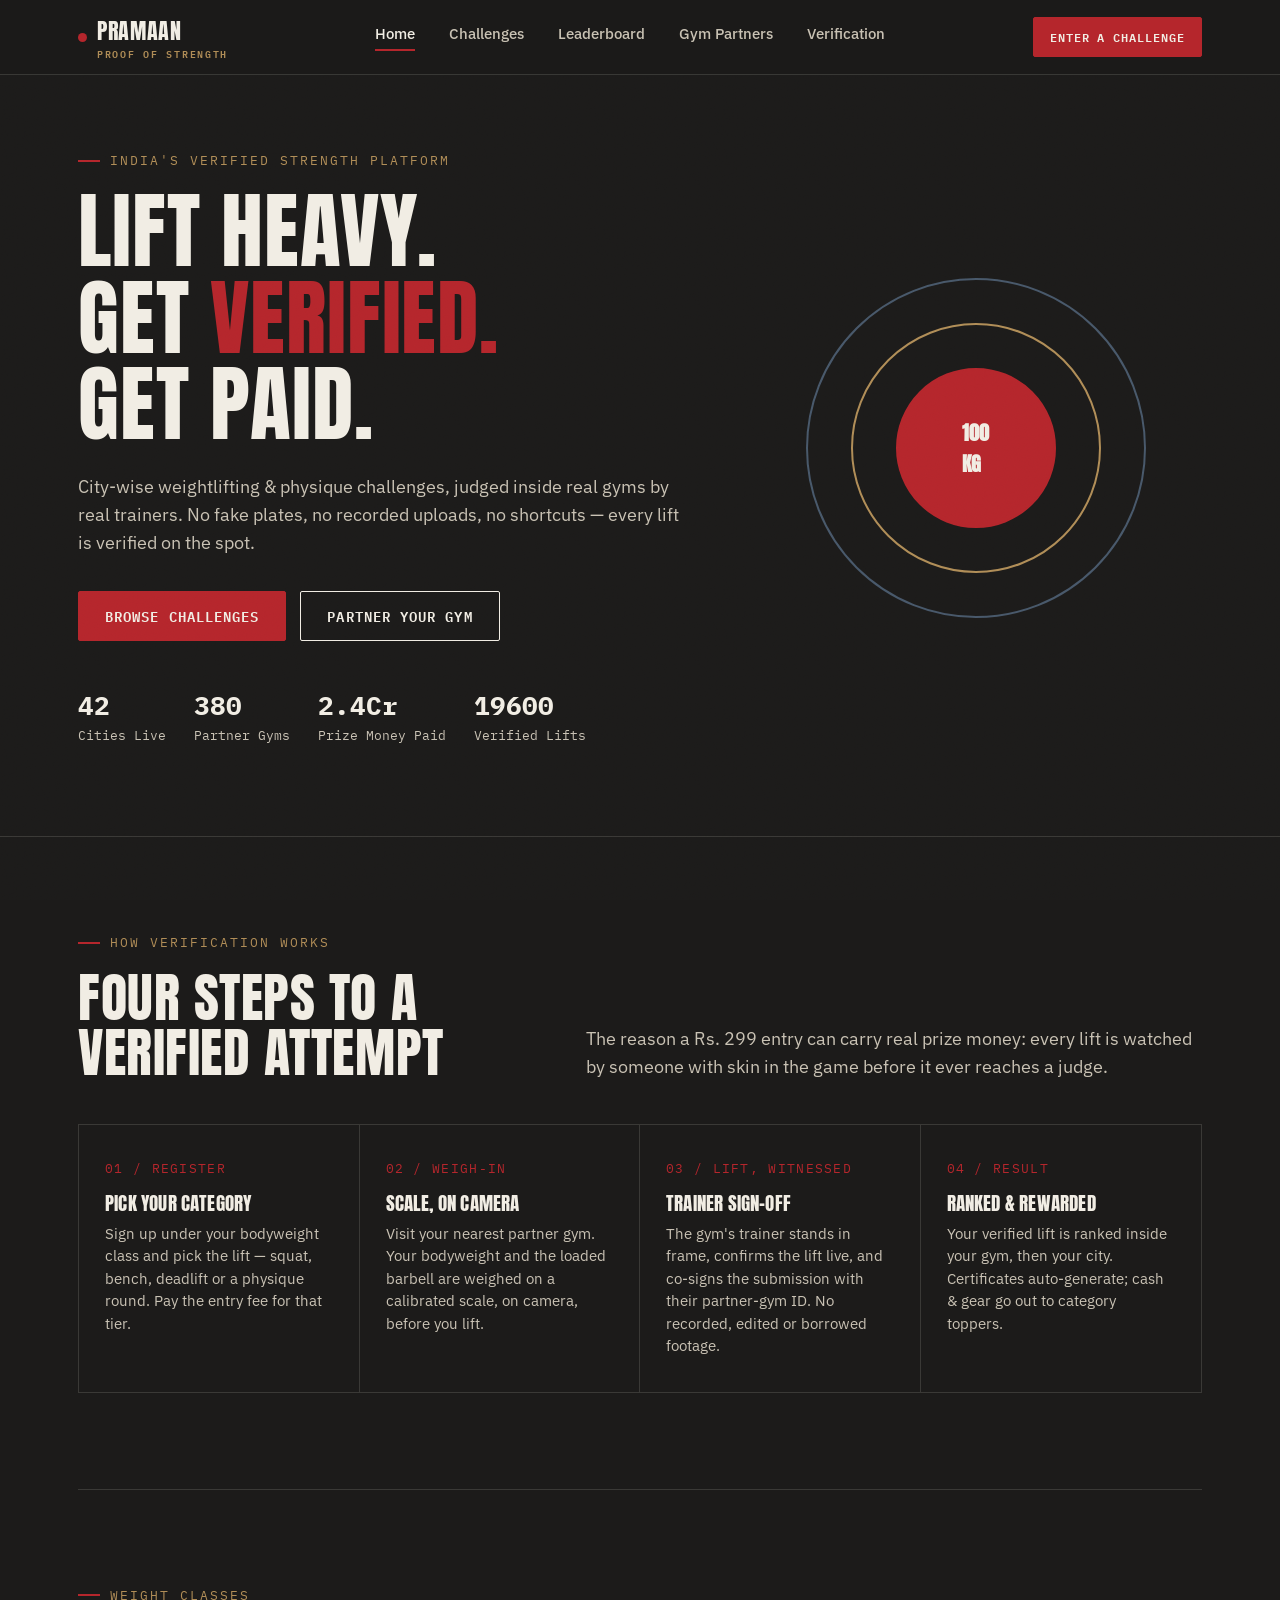
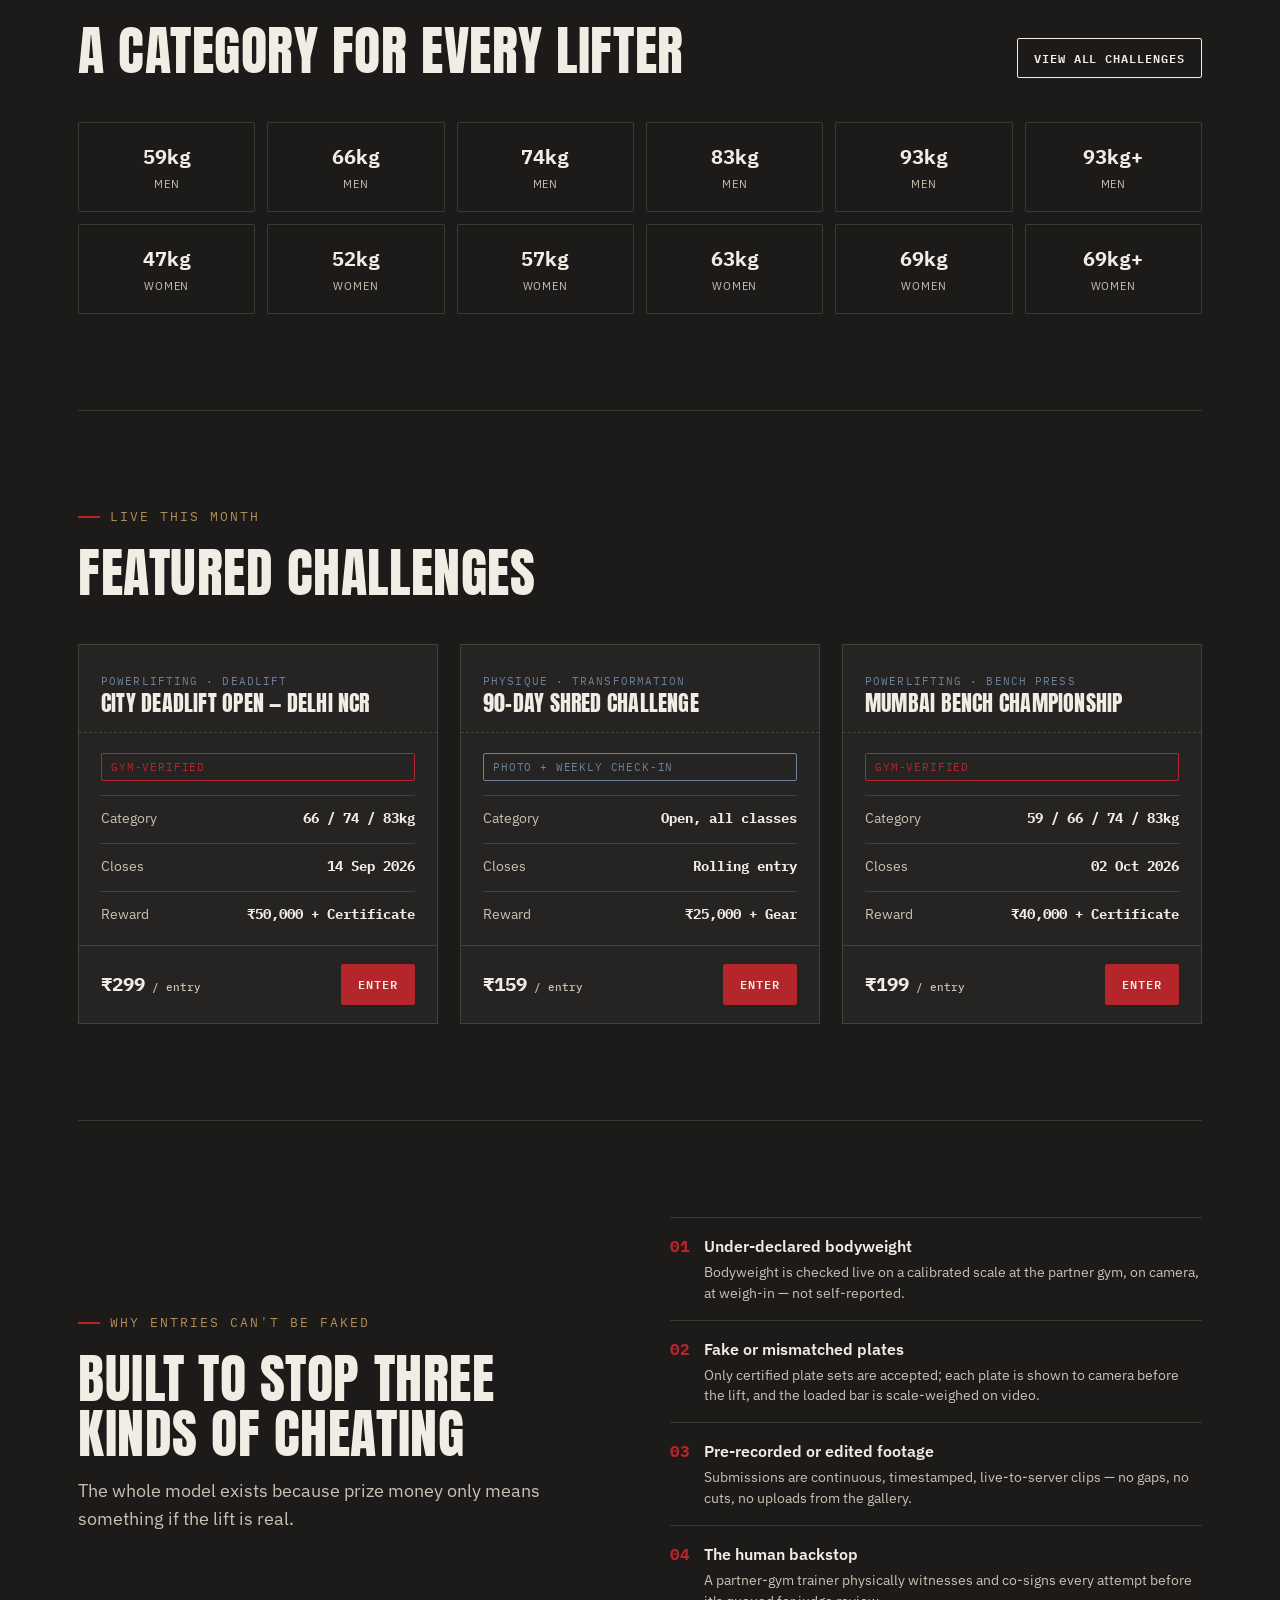
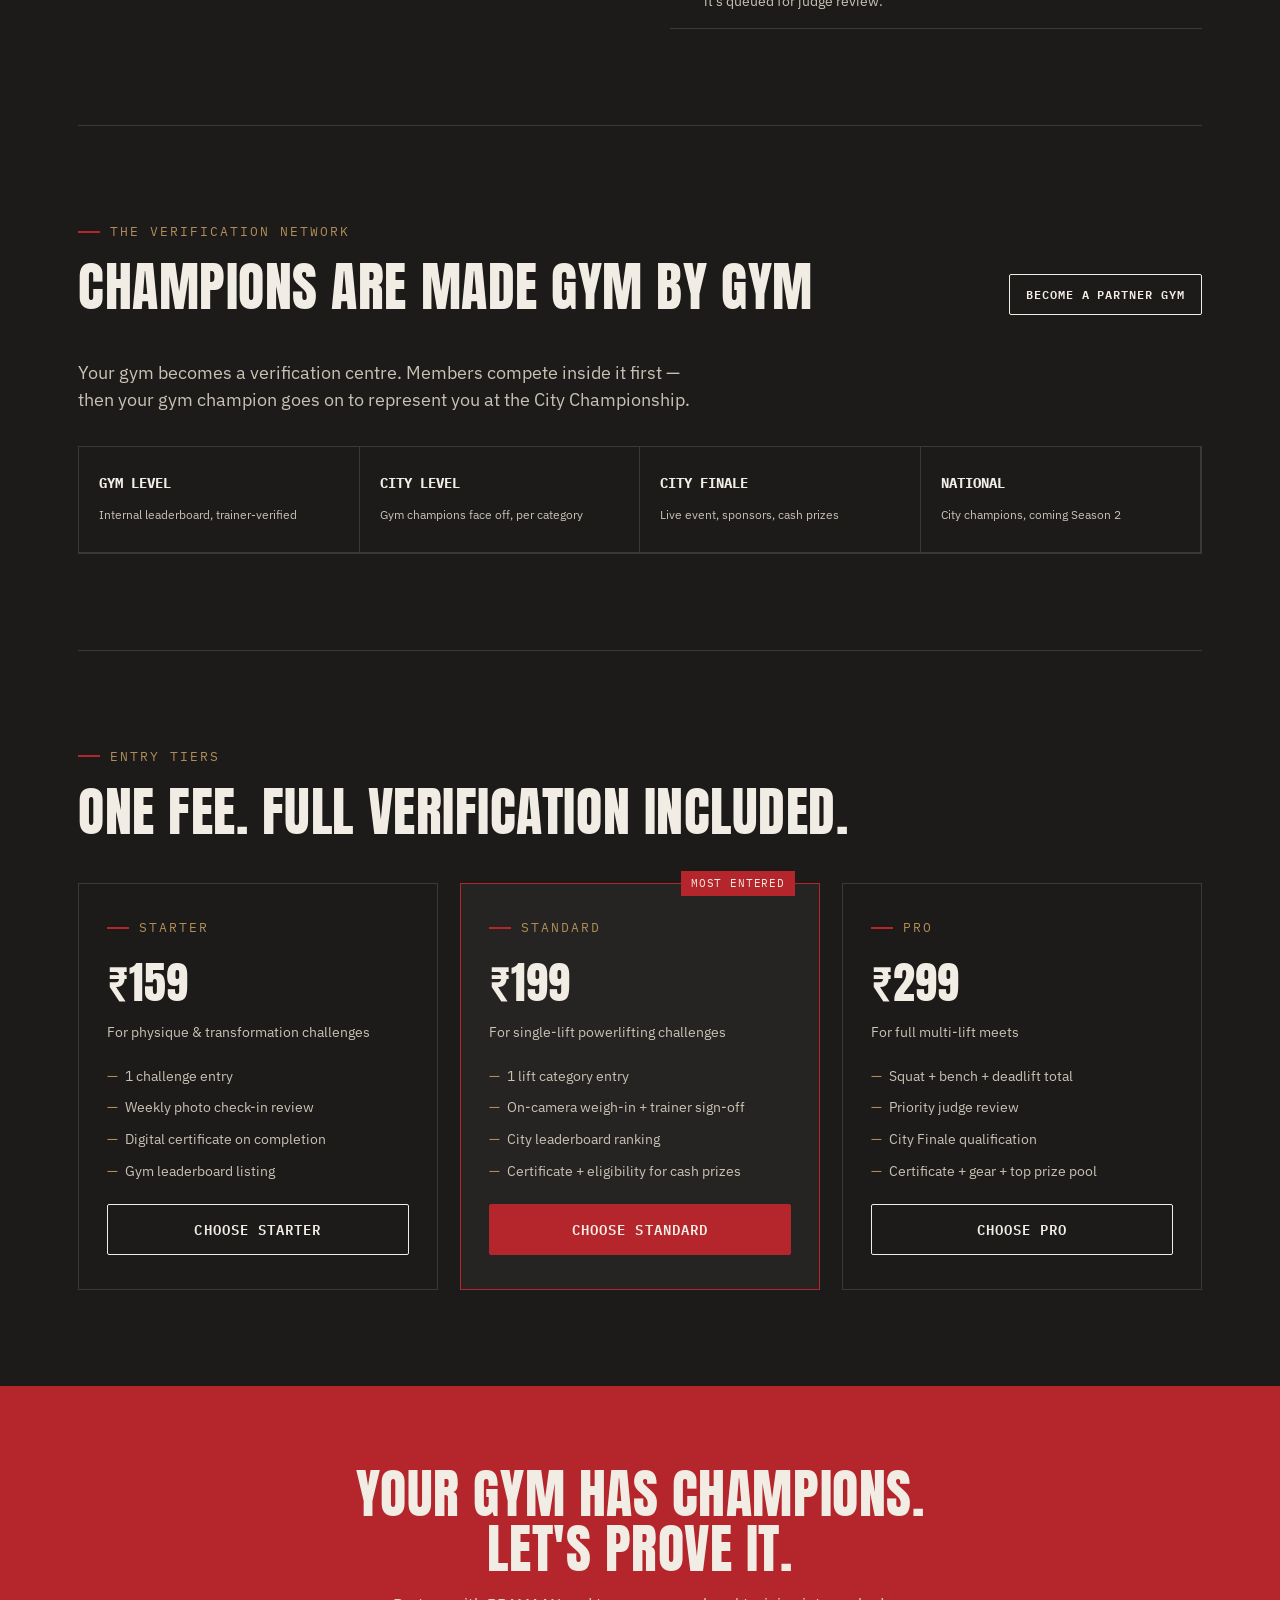
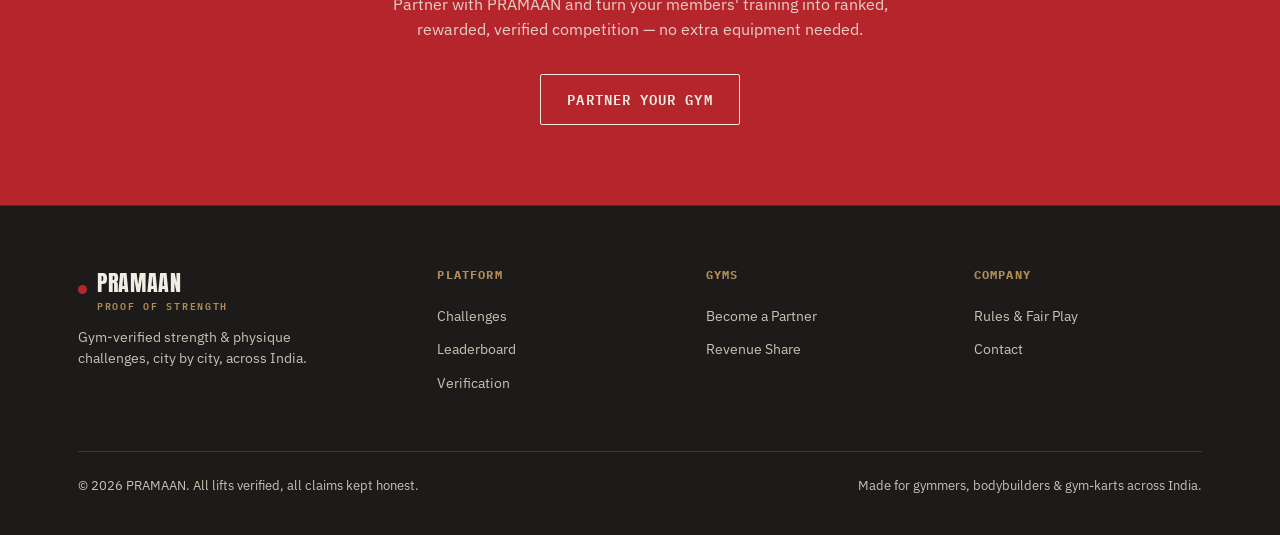
<file: index.html>
<!doctype html>
<html lang="hi">
<head>
<meta charset="UTF-8">
<meta name="viewport" content="width=device-width, initial-scale=1.0">
<title>PRAMAAN — ताकत का सबूत | Verified Strength Challenges</title>
<meta name="description" content="Gym-verified weightlifting & physique challenges across your city. Enter, lift, get verified, win cash, certificates & gear.">
<link rel="stylesheet" href="style.css">
</head>
<body>
<div class="grain"></div>

<nav class="nav">
  <div class="wrap">
    <a href="index.html" class="brand"><span class="dot"></span><div>PRAMAAN<small>PROOF OF STRENGTH</small></div></a>
    <div class="navlinks">
      <a href="index.html" class="active">Home</a>
      <a href="challenges.html">Challenges</a>
      <a href="leaderboard.html">Leaderboard</a>
      <a href="gyms.html">Gym Partners</a>
      <a href="how-it-works.html">Verification</a>
    </div>
    <div class="navcta">
      <a href="register.html" class="btn btn-primary btn-sm">Enter a Challenge</a>
      <button class="burger" aria-label="Menu" aria-expanded="false">☰</button>
    </div>
  </div>
</nav>

<!-- HERO -->
<header class="hero">
  <div class="wrap hero-grid">
    <div>
      <div class="eyebrow">India's Verified Strength Platform</div>
      <h1>Lift heavy.<br>Get <span class="accent">verified.</span><br>Get paid.</h1>
      <p class="lead">City-wise weightlifting & physique challenges, judged inside real gyms by real trainers. No fake plates, no recorded uploads, no shortcuts — every lift is verified on the spot.</p>
      <div class="hero-actions">
        <a href="challenges.html" class="btn btn-primary">Browse Challenges</a>
        <a href="gyms.html" class="btn btn-ghost">Partner Your Gym</a>
      </div>
      <div class="readout">
        <div><b data-count="42">0</b>Cities Live</div>
        <div><b data-count="380">0</b>Partner Gyms</div>
        <div><b data-count="2.4" data-decimals="1" data-suffix="Cr">0</b>Prize Money Paid</div>
        <div><b data-count="19600">0</b>Verified Lifts</div>
      </div>
    </div>
    <div class="plate-visual" aria-hidden="true">
      <div class="plate p1"><span>WEIGH-IN VERIFIED</span></div>
      <div class="plate p2"><span>TRAINER SIGN-OFF</span></div>
      <div class="plate p3">100<br>KG</div>
    </div>
  </div>
</header>

<!-- HOW IT WORKS -->
<section class="pad">
  <div class="wrap">
    <div class="section-head reveal">
      <div>
        <div class="eyebrow">How Verification Works</div>
        <h2>Four steps to a<br>verified attempt</h2>
      </div>
      <p class="lead">The reason a Rs. 299 entry can carry real prize money: every lift is watched by someone with skin in the game before it ever reaches a judge.</p>
    </div>
    <div class="steps reveal">
      <div class="step">
        <span class="num">01 / REGISTER</span>
        <h3>Pick your category</h3>
        <p>Sign up under your bodyweight class and pick the lift — squat, bench, deadlift or a physique round. Pay the entry fee for that tier.</p>
      </div>
      <div class="step">
        <span class="num">02 / WEIGH-IN</span>
        <h3>Scale, on camera</h3>
        <p>Visit your nearest partner gym. Your bodyweight and the loaded barbell are weighed on a calibrated scale, on camera, before you lift.</p>
      </div>
      <div class="step">
        <span class="num">03 / LIFT, WITNESSED</span>
        <h3>Trainer sign-off</h3>
        <p>The gym's trainer stands in frame, confirms the lift live, and co-signs the submission with their partner-gym ID. No recorded, edited or borrowed footage.</p>
      </div>
      <div class="step">
        <span class="num">04 / RESULT</span>
        <h3>Ranked & rewarded</h3>
        <p>Your verified lift is ranked inside your gym, then your city. Certificates auto-generate; cash & gear go out to category toppers.</p>
      </div>
    </div>
  </div>
</section>

<div class="wrap"><div class="divider"></div></div>

<!-- CATEGORIES -->
<section class="pad">
  <div class="wrap">
    <div class="section-head reveal">
      <div>
        <div class="eyebrow">Weight Classes</div>
        <h2>A category for every lifter</h2>
      </div>
      <a href="challenges.html" class="btn btn-ghost btn-sm">View all challenges</a>
    </div>
    <div class="catgrid reveal">
      <div class="catchip"><div class="kg">59kg</div><div class="lbl">Men</div></div>
      <div class="catchip"><div class="kg">66kg</div><div class="lbl">Men</div></div>
      <div class="catchip"><div class="kg">74kg</div><div class="lbl">Men</div></div>
      <div class="catchip"><div class="kg">83kg</div><div class="lbl">Men</div></div>
      <div class="catchip"><div class="kg">93kg</div><div class="lbl">Men</div></div>
      <div class="catchip"><div class="kg">93kg+</div><div class="lbl">Men</div></div>
      <div class="catchip"><div class="kg">47kg</div><div class="lbl">Women</div></div>
      <div class="catchip"><div class="kg">52kg</div><div class="lbl">Women</div></div>
      <div class="catchip"><div class="kg">57kg</div><div class="lbl">Women</div></div>
      <div class="catchip"><div class="kg">63kg</div><div class="lbl">Women</div></div>
      <div class="catchip"><div class="kg">69kg</div><div class="lbl">Women</div></div>
      <div class="catchip"><div class="kg">69kg+</div><div class="lbl">Women</div></div>
    </div>
  </div>
</section>

<div class="wrap"><div class="divider"></div></div>

<!-- FEATURED CHALLENGES -->
<section class="pad">
  <div class="wrap">
    <div class="section-head reveal">
      <div>
        <div class="eyebrow">Live This Month</div>
        <h2>Featured challenges</h2>
      </div>
    </div>
    <div class="cardgrid reveal">

      <div class="card">
        <div class="card-top">
          <span class="card-tag">Powerlifting · Deadlift</span>
          <h3>City Deadlift Open — Delhi NCR</h3>
        </div>
        <div class="card-body">
          <span class="badge red">Gym-Verified</span>
          <div class="card-row">Category<b>66 / 74 / 83kg</b></div>
          <div class="card-row">Closes<b>14 Sep 2026</b></div>
          <div class="card-row">Reward<b>₹50,000 + Certificate</b></div>
        </div>
        <div class="card-foot">
          <div class="fee">₹299<small> / entry</small></div>
          <a href="challenge-detail.html" class="btn btn-primary btn-sm">Enter</a>
        </div>
      </div>

      <div class="card">
        <div class="card-top">
          <span class="card-tag">Physique · Transformation</span>
          <h3>90-Day Shred Challenge</h3>
        </div>
        <div class="card-body">
          <span class="badge steel">Photo + Weekly Check-in</span>
          <div class="card-row">Category<b>Open, all classes</b></div>
          <div class="card-row">Closes<b>Rolling entry</b></div>
          <div class="card-row">Reward<b>₹25,000 + Gear</b></div>
        </div>
        <div class="card-foot">
          <div class="fee">₹159<small> / entry</small></div>
          <a href="challenge-detail.html" class="btn btn-primary btn-sm">Enter</a>
        </div>
      </div>

      <div class="card">
        <div class="card-top">
          <span class="card-tag">Powerlifting · Bench Press</span>
          <h3>Mumbai Bench Championship</h3>
        </div>
        <div class="card-body">
          <span class="badge red">Gym-Verified</span>
          <div class="card-row">Category<b>59 / 66 / 74 / 83kg</b></div>
          <div class="card-row">Closes<b>02 Oct 2026</b></div>
          <div class="card-row">Reward<b>₹40,000 + Certificate</b></div>
        </div>
        <div class="card-foot">
          <div class="fee">₹199<small> / entry</small></div>
          <a href="challenge-detail.html" class="btn btn-primary btn-sm">Enter</a>
        </div>
      </div>

    </div>
  </div>
</section>

<div class="wrap"><div class="divider"></div></div>

<!-- VERIFICATION / TRUST -->
<section class="pad">
  <div class="wrap trust-grid">
    <div class="reveal">
      <div class="eyebrow">Why Entries Can't Be Faked</div>
      <h2>Built to stop three kinds of cheating</h2>
      <p class="lead" style="margin-top:16px;">The whole model exists because prize money only means something if the lift is real.</p>
    </div>
    <ul class="checklist reveal">
      <li>
        <span class="mark">01</span>
        <div><h4>Under-declared bodyweight</h4><p>Bodyweight is checked live on a calibrated scale at the partner gym, on camera, at weigh-in — not self-reported.</p></div>
      </li>
      <li>
        <span class="mark">02</span>
        <div><h4>Fake or mismatched plates</h4><p>Only certified plate sets are accepted; each plate is shown to camera before the lift, and the loaded bar is scale-weighed on video.</p></div>
      </li>
      <li>
        <span class="mark">03</span>
        <div><h4>Pre-recorded or edited footage</h4><p>Submissions are continuous, timestamped, live-to-server clips — no gaps, no cuts, no uploads from the gallery.</p></div>
      </li>
      <li>
        <span class="mark">04</span>
        <div><h4>The human backstop</h4><p>A partner-gym trainer physically witnesses and co-signs every attempt before it's queued for judge review.</p></div>
      </li>
    </ul>
  </div>
</section>

<div class="wrap"><div class="divider"></div></div>

<!-- GYM NETWORK -->
<section class="pad">
  <div class="wrap">
    <div class="section-head reveal">
      <div>
        <div class="eyebrow">The Verification Network</div>
        <h2>Champions are made gym by gym</h2>
      </div>
      <a href="gyms.html" class="btn btn-ghost btn-sm">Become a partner gym</a>
    </div>
    <p class="lead reveal" style="margin-bottom:32px;">Your gym becomes a verification centre. Members compete inside it first — then your gym champion goes on to represent you at the City Championship.</p>
    <div class="gymstrip reveal">
      <div class="gymcell"><h4>GYM LEVEL</h4><span>Internal leaderboard, trainer-verified</span></div>
      <div class="gymcell"><h4>CITY LEVEL</h4><span>Gym champions face off, per category</span></div>
      <div class="gymcell"><h4>CITY FINALE</h4><span>Live event, sponsors, cash prizes</span></div>
      <div class="gymcell"><h4>NATIONAL</h4><span>City champions, coming Season 2</span></div>
    </div>
  </div>
</section>

<div class="wrap"><div class="divider"></div></div>

<!-- PRICING -->
<section class="pad">
  <div class="wrap">
    <div class="section-head reveal">
      <div>
        <div class="eyebrow">Entry Tiers</div>
        <h2>One fee. Full verification included.</h2>
      </div>
    </div>
    <div class="tiers reveal">
      <div class="tier">
        <div class="eyebrow" style="margin-bottom:8px;">Starter</div>
        <div class="price">₹159</div>
        <p class="lead" style="font-size:14px;">For physique & transformation challenges</p>
        <ul>
          <li>1 challenge entry</li>
          <li>Weekly photo check-in review</li>
          <li>Digital certificate on completion</li>
          <li>Gym leaderboard listing</li>
        </ul>
        <a href="register.html" class="btn btn-ghost btn-block">Choose Starter</a>
      </div>
      <div class="tier mid">
        <div class="flag">Most Entered</div>
        <div class="eyebrow" style="margin-bottom:8px;">Standard</div>
        <div class="price">₹199</div>
        <p class="lead" style="font-size:14px;">For single-lift powerlifting challenges</p>
        <ul>
          <li>1 lift category entry</li>
          <li>On-camera weigh-in + trainer sign-off</li>
          <li>City leaderboard ranking</li>
          <li>Certificate + eligibility for cash prizes</li>
        </ul>
        <a href="register.html" class="btn btn-primary btn-block">Choose Standard</a>
      </div>
      <div class="tier">
        <div class="eyebrow" style="margin-bottom:8px;">Pro</div>
        <div class="price">₹299</div>
        <p class="lead" style="font-size:14px;">For full multi-lift meets</p>
        <ul>
          <li>Squat + bench + deadlift total</li>
          <li>Priority judge review</li>
          <li>City Finale qualification</li>
          <li>Certificate + gear + top prize pool</li>
        </ul>
        <a href="register.html" class="btn btn-ghost btn-block">Choose Pro</a>
      </div>
    </div>
  </div>
</section>

<!-- CTA -->
<section class="cta-band">
  <div class="wrap">
    <h2>Your gym has champions.<br>Let's prove it.</h2>
    <p>Partner with PRAMAAN and turn your members' training into ranked, rewarded, verified competition — no extra equipment needed.</p>
    <a href="gyms.html" class="btn btn-ghost">Partner Your Gym</a>
  </div>
</section>

<footer>
  <div class="wrap">
    <div class="foot-grid">
      <div>
        <div class="brand" style="margin-bottom:14px;"><span class="dot"></span><div>PRAMAAN<small>PROOF OF STRENGTH</small></div></div>
        <p style="color:var(--chalk-dim); font-size:13.5px; max-width:32ch;">Gym-verified strength & physique challenges, city by city, across India.</p>
      </div>
      <div>
        <h5>Platform</h5>
        <ul>
          <li><a href="challenges.html">Challenges</a></li>
          <li><a href="leaderboard.html">Leaderboard</a></li>
          <li><a href="how-it-works.html">Verification</a></li>
        </ul>
      </div>
      <div>
        <h5>Gyms</h5>
        <ul>
          <li><a href="gyms.html">Become a Partner</a></li>
          <li><a href="gyms.html#revenue">Revenue Share</a></li>
        </ul>
      </div>
      <div>
        <h5>Company</h5>
        <ul>
          <li><a href="#">Rules & Fair Play</a></li>
          <li><a href="#">Contact</a></li>
        </ul>
      </div>
    </div>
    <div class="foot-bottom">
      <span>©️ 2026 PRAMAAN. All lifts verified, all claims kept honest.</span>
      <span>Made for gymmers, bodybuilders & gym-karts across India.</span>
    </div>
  </div>
</footer>

<script src="script.js"></script>
</body>
</html>
</file>
<file: style.css>
/* ============================================================
   PRAMAAN — "Proof of Strength"
   Design tokens
   Colour   : Iron charcoal #1C1B1A · Chalk #F1EDE4 · Stamp red #B5262C
              Brass #B08D57 · Steel #48586A · Chalk-dim #C9C2B4
   Type     : Display  — "Anton" (stencil-condensed, plate-marking feel)
              Body     — "IBM Plex Sans"
              Data/mono— "IBM Plex Mono" (scale-readout numerals)
   Signature: the rubber "VERIFIED LIFT" stamp seal + plate-diameter rings
   ============================================================ */

@import url('https://fonts.googleapis.com/css2?family=Anton&family=IBM+Plex+Sans:wght@400;500;600;700&family=IBM+Plex+Mono:wght@500;600;700&display=swap');

:root{
  --iron:      #1C1B1A;
  --iron-2:    #262422;
  --chalk:     #F1EDE4;
  --chalk-dim: #C9C2B4;
  --stamp:     #B5262C;
  --stamp-2:   #8F1E23;
  --brass:     #B08D57;
  --steel:     #48586A;
  --steel-2:   #6C8199;
  --line:      rgba(241,237,228,0.14);

  --display: 'Anton', 'Arial Narrow', sans-serif;
  --body:    'IBM Plex Sans', system-ui, sans-serif;
  --mono:    'IBM Plex Mono', 'Courier New', monospace;

  --radius: 2px;
  --container: 1180px;
}

*{ box-sizing:border-box; margin:0; padding:0; }
html{ scroll-behavior:smooth; }
body{
  background:var(--iron);
  color:var(--chalk);
  font-family:var(--body);
  font-size:16px;
  line-height:1.55;
  -webkit-font-smoothing:antialiased;
}
img{ max-width:100%; display:block; }
a{ color:inherit; text-decoration:none; }
ul{ list-style:none; }
button{ font-family:inherit; cursor:pointer; }

@media (prefers-reduced-motion: reduce){
  *{ animation-duration:0.001ms !important; transition-duration:0.001ms !important; }
}

/* ---------- layout ---------- */
.wrap{
  max-width:var(--container);
  margin:0 auto;
  padding:0 28px;
}
section{ position:relative; }
.pad{ padding:96px 0; }
@media (max-width:720px){ .pad{ padding:64px 0; } }

/* ---------- texture ---------- */
.grain{
  position:fixed; inset:0; pointer-events:none; z-index:2; opacity:0.05; mix-blend-mode:overlay;
  background-image:url("data:image/svg+xml,%3Csvg xmlns='http://www.w3.org/2000/svg' width='120' height='120'%3E%3Cfilter id='n'%3E%3CfeTurbulence type='fractalNoise' baseFrequency='0.9' numOctaves='2' stitchTiles='stitch'/%3E%3C/filter%3E%3Crect width='100%25' height='100%25' filter='url(%23n)'/%3E%3C/svg%3E");
}

/* ---------- eyebrow / labels ---------- */
.eyebrow{
  font-family:var(--mono);
  font-size:12.5px;
  letter-spacing:0.16em;
  text-transform:uppercase;
  color:var(--brass);
  display:flex; align-items:center; gap:10px;
  margin-bottom:18px;
}
.eyebrow::before{
  content:''; width:22px; height:2px; background:var(--stamp);
}

/* ---------- headings ---------- */
h1,h2,h3{ font-family:var(--display); font-weight:400; letter-spacing:0.01em; line-height:1.02; text-transform:uppercase; }
h2{ font-size:clamp(32px,4.4vw,54px); }
h3{ font-size:22px; }
p.lead{ color:var(--chalk-dim); font-size:18px; max-width:56ch; }

/* ---------- nav ---------- */
.nav{
  position:sticky; top:0; z-index:50;
  background:rgba(28,27,26,0.92);
  backdrop-filter:blur(8px);
  border-bottom:1px solid var(--line);
}
.nav .wrap{ display:flex; align-items:center; justify-content:space-between; height:74px; }
.brand{ display:flex; align-items:center; gap:10px; font-family:var(--display); font-size:22px; letter-spacing:0.03em; }
.brand .dot{ width:9px; height:9px; background:var(--stamp); border-radius:50%; }
.brand small{ display:block; font-family:var(--mono); font-size:9.5px; letter-spacing:0.18em; color:var(--brass); font-weight:600; margin-top:-2px; }
.navlinks{ display:flex; gap:34px; font-size:14.5px; font-weight:500; }
.navlinks a{ color:var(--chalk-dim); border-bottom:2px solid transparent; padding-bottom:4px; transition:color .15s, border-color .15s; }
.navlinks a:hover, .navlinks a.active{ color:var(--chalk); border-color:var(--stamp); }
.navcta{ display:flex; gap:12px; align-items:center; }
.burger{ display:none; background:none; border:1px solid var(--line); color:var(--chalk); width:42px; height:42px; align-items:center; justify-content:center; }
@media (max-width:900px){
  .navlinks{ display:none; }
  .burger{ display:flex; }
}

/* ---------- buttons ---------- */
.btn{
  display:inline-flex; align-items:center; gap:8px;
  font-family:var(--mono); font-weight:600; font-size:13.5px; letter-spacing:0.08em; text-transform:uppercase;
  padding:14px 26px;
  border:1px solid var(--chalk);
  border-radius:var(--radius);
  transition:transform .15s ease, background .15s ease, color .15s ease, border-color .15s ease;
  white-space:nowrap;
}
.btn:focus-visible{ outline:2px solid var(--brass); outline-offset:3px; }
.btn-primary{ background:var(--stamp); border-color:var(--stamp); color:var(--chalk); }
.btn-primary:hover{ background:var(--stamp-2); transform:translateY(-2px); }
.btn-ghost{ color:var(--chalk); }
.btn-ghost:hover{ background:var(--chalk); color:var(--iron); transform:translateY(-2px); }
.btn-sm{ padding:10px 16px; font-size:12px; }
.btn-block{ width:100%; justify-content:center; }

/* ---------- stamp seal (signature element) ---------- */
.seal{
  --sz:132px;
  width:var(--sz); height:var(--sz);
  border:3px solid var(--stamp);
  border-radius:50%;
  display:flex; align-items:center; justify-content:center;
  position:relative;
  transform:rotate(-9deg);
  flex-shrink:0;
}
.seal::before{
  content:''; position:absolute; inset:8px; border:1px solid var(--stamp); border-radius:50%; opacity:0.6;
}
.seal-text{
  font-family:var(--mono); font-weight:700; color:var(--stamp);
  font-size:11px; letter-spacing:0.1em; text-align:center; text-transform:uppercase; line-height:1.5;
}
.seal-text b{ display:block; font-size:15px; letter-spacing:0.04em; }

/* ---------- hero ---------- */
.hero{ padding:76px 0 90px; border-bottom:1px solid var(--line); overflow:hidden; }
.hero-grid{ display:grid; grid-template-columns:1.15fr 0.85fr; gap:60px; align-items:center; }
@media (max-width:920px){ .hero-grid{ grid-template-columns:1fr; } }
.hero h1{
  font-size:clamp(44px,6.6vw,86px);
  margin:14px 0 26px;
}
.hero h1 .accent{ color:var(--stamp); }
.hero-actions{ display:flex; gap:14px; margin-top:34px; flex-wrap:wrap; }

.readout{
  font-family:var(--mono); font-size:13px; color:var(--chalk-dim);
  display:flex; gap:28px; margin-top:44px; flex-wrap:wrap;
}
.readout div b{ display:block; font-size:26px; color:var(--chalk); font-weight:700; }

/* hero visual: plate stack */
.plate-visual{ position:relative; display:flex; align-items:center; justify-content:center; height:380px; }
.plate{
  position:absolute; border-radius:50%; border:2px solid var(--line);
  display:flex; align-items:center; justify-content:center;
  font-family:var(--mono); font-weight:700; color:var(--chalk-dim); font-size:13px;
}
.plate span{ background:var(--iron); padding:2px 8px; border:1px solid var(--line); border-radius:2px; }
.p1{ width:340px; height:340px; border-color:var(--steel); animation:spin1 40s linear infinite; }
.p2{ width:250px; height:250px; border-color:var(--brass); animation:spin2 30s linear infinite reverse; }
.p3{ width:160px; height:160px; background:var(--stamp); border-color:var(--stamp); color:var(--chalk); font-family:var(--display); font-size:20px; }
@keyframes spin1{ to{ transform:rotate(360deg); } }
@keyframes spin2{ to{ transform:rotate(360deg); } }

/* ---------- how it works ---------- */
.steps{ display:grid; grid-template-columns:repeat(4,1fr); gap:0; border:1px solid var(--line); }
.step{ padding:34px 26px; border-right:1px solid var(--line); }
.step:last-child{ border-right:none; }
@media (max-width:860px){
  .steps{ grid-template-columns:1fr 1fr; }
  .step{ border-right:1px solid var(--line); }
  .step:nth-child(2n){ border-right:none; }
  .step:nth-child(-n+2){ border-bottom:1px solid var(--line); }
}
.step .num{ font-family:var(--mono); color:var(--stamp); font-size:13px; letter-spacing:0.1em; margin-bottom:14px; display:block; }
.step h3{ margin-bottom:10px; font-size:19px; }
.step p{ color:var(--chalk-dim); font-size:14.5px; }

/* ---------- section head ---------- */
.section-head{ display:flex; justify-content:space-between; align-items:flex-end; gap:24px; margin-bottom:44px; flex-wrap:wrap; }

/* ---------- category / plate chips ---------- */
.catgrid{ display:grid; grid-template-columns:repeat(6,1fr); gap:12px; }
@media (max-width:900px){ .catgrid{ grid-template-columns:repeat(3,1fr); } }
@media (max-width:520px){ .catgrid{ grid-template-columns:repeat(2,1fr); } }
.catchip{
  border:1px solid var(--line); padding:18px 10px; text-align:center; border-radius:var(--radius);
  transition:border-color .15s, background .15s;
}
.catchip:hover{ border-color:var(--brass); background:var(--iron-2); }
.catchip .kg{ font-family:var(--mono); font-weight:700; font-size:20px; }
.catchip .lbl{ font-size:11px; color:var(--chalk-dim); text-transform:uppercase; letter-spacing:0.08em; margin-top:4px; }

/* ---------- challenge cards ---------- */
.cardgrid{ display:grid; grid-template-columns:repeat(3,1fr); gap:22px; }
@media (max-width:960px){ .cardgrid{ grid-template-columns:repeat(2,1fr); } }
@media (max-width:660px){ .cardgrid{ grid-template-columns:1fr; } }
.card{
  border:1px solid var(--line); background:var(--iron-2);
  display:flex; flex-direction:column; transition:transform .18s ease, border-color .18s ease;
}
.card:hover{ transform:translateY(-4px); border-color:var(--brass); }
.card-top{ padding:22px 22px 18px; border-bottom:1px dashed var(--line); }
.card-tag{ font-family:var(--mono); font-size:11px; letter-spacing:0.1em; text-transform:uppercase; color:var(--steel-2); }
.card-body{ padding:20px 22px; flex:1; display:flex; flex-direction:column; gap:14px; }
.card-row{ display:flex; justify-content:space-between; font-size:13.5px; color:var(--chalk-dim); border-top:1px solid var(--line); padding-top:12px; }
.card-row b{ color:var(--chalk); font-family:var(--mono); }
.card-foot{ padding:18px 22px; border-top:1px solid var(--line); display:flex; justify-content:space-between; align-items:center; }
.fee{ font-family:var(--mono); font-weight:700; font-size:19px; }
.fee small{ font-size:11px; color:var(--chalk-dim); font-weight:500; }

.badge{ display:inline-flex; align-items:center; gap:6px; font-family:var(--mono); font-size:10.5px; letter-spacing:0.08em; text-transform:uppercase; padding:5px 9px; border:1px solid var(--brass); color:var(--brass); border-radius:2px; }
.badge.red{ border-color:var(--stamp); color:var(--stamp); }
.badge.steel{ border-color:var(--steel-2); color:var(--steel-2); }

/* ---------- verification / trust section ---------- */
.trust-grid{ display:grid; grid-template-columns:1fr 1fr; gap:60px; align-items:center; }
@media (max-width:860px){ .trust-grid{ grid-template-columns:1fr; gap:36px; } }
.checklist li{ display:flex; gap:14px; padding:16px 0; border-top:1px solid var(--line); }
.checklist li:last-child{ border-bottom:1px solid var(--line); }
.checklist .mark{ font-family:var(--mono); color:var(--stamp); font-weight:700; }
.checklist h4{ font-size:15.5px; margin-bottom:4px; font-weight:600; }
.checklist p{ font-size:13.5px; color:var(--chalk-dim); }

/* ---------- pricing tiers as plates ---------- */
.tiers{ display:grid; grid-template-columns:repeat(3,1fr); gap:22px; }
@media (max-width:820px){ .tiers{ grid-template-columns:1fr; } }
.tier{ border:1px solid var(--line); padding:34px 28px; position:relative; }
.tier.mid{ border-color:var(--stamp); background:var(--iron-2); }
.tier .flag{ position:absolute; top:-13px; right:24px; background:var(--stamp); color:var(--chalk); font-family:var(--mono); font-size:10.5px; letter-spacing:0.08em; padding:4px 10px; text-transform:uppercase; }
.tier .price{ font-family:var(--display); font-size:44px; margin:10px 0 6px; }
.tier .price sup{ font-family:var(--mono); font-size:16px; }
.tier ul{ margin:22px 0; display:flex; flex-direction:column; gap:11px; }
.tier li{ font-size:13.5px; color:var(--chalk-dim); padding-left:18px; position:relative; }
.tier li::before{ content:'—'; position:absolute; left:0; color:var(--brass); }

/* ---------- table (leaderboard preview) ---------- */
table{ width:100%; border-collapse:collapse; font-size:14.5px; }
th{ text-align:left; font-family:var(--mono); font-size:11px; letter-spacing:0.1em; text-transform:uppercase; color:var(--chalk-dim); padding:12px 14px; border-bottom:1px solid var(--line); }
td{ padding:16px 14px; border-bottom:1px solid var(--line); }
tr td:first-child, tr th:first-child{ padding-left:0; }
.rank{ font-family:var(--mono); font-weight:700; }
.rank.gold{ color:var(--brass); }
.lift{ font-family:var(--mono); font-weight:700; }
.who{ display:flex; align-items:center; gap:12px; }
.avatar{ width:34px; height:34px; border-radius:50%; background:var(--steel); flex-shrink:0; }

/* ---------- gym strip ---------- */
.gymstrip{ display:flex; gap:0; border:1px solid var(--line); flex-wrap:wrap; }
.gymcell{ flex:1; min-width:160px; padding:26px 20px; border-right:1px solid var(--line); border-bottom:1px solid var(--line); }
.gymcell h4{ font-family:var(--mono); font-size:14px; margin-bottom:6px; }
.gymcell span{ font-size:12px; color:var(--chalk-dim); }

/* ---------- CTA band ---------- */
.cta-band{
  background:var(--stamp); color:var(--chalk); text-align:center; padding:80px 0;
}
.cta-band h2{ margin-bottom:16px; }
.cta-band p{ color:rgba(241,237,228,0.85); max-width:56ch; margin:0 auto 32px; }
.cta-band .btn-ghost{ border-color:var(--chalk); }
.cta-band .btn-ghost:hover{ background:var(--chalk); color:var(--stamp); }

/* ---------- footer ---------- */
footer{ padding:60px 0 40px; border-top:1px solid var(--line); }
.foot-grid{ display:grid; grid-template-columns:1.4fr 1fr 1fr 1fr; gap:40px; margin-bottom:50px; }
@media (max-width:760px){ .foot-grid{ grid-template-columns:1fr 1fr; } }
.foot-grid h5{ font-family:var(--mono); font-size:11.5px; letter-spacing:0.1em; text-transform:uppercase; color:var(--brass); margin-bottom:16px; }
.foot-grid li{ padding:6px 0; font-size:14px; color:var(--chalk-dim); }
.foot-grid li a:hover{ color:var(--chalk); }
.foot-bottom{ display:flex; justify-content:space-between; font-size:12.5px; color:var(--chalk-dim); border-top:1px solid var(--line); padding-top:24px; flex-wrap:wrap; gap:10px; }

/* ---------- form ---------- */
.form-card{ border:1px solid var(--line); background:var(--iron-2); padding:34px; }
.field{ margin-bottom:18px; }
.field label{ display:block; font-family:var(--mono); font-size:11.5px; letter-spacing:0.08em; text-transform:uppercase; color:var(--chalk-dim); margin-bottom:8px; }
.field input, .field select{
  width:100%; background:var(--iron); border:1px solid var(--line); color:var(--chalk);
  padding:13px 14px; font-family:var(--body); font-size:14.5px; border-radius:var(--radius);
}
.field input:focus, .field select:focus{ outline:2px solid var(--brass); outline-offset:1px; border-color:var(--brass); }
.field-row{ display:grid; grid-template-columns:1fr 1fr; gap:16px; }
@media (max-width:520px){ .field-row{ grid-template-columns:1fr; } }

/* ---------- page header (interior pages) ---------- */
.pagehead{ padding:56px 0 40px; border-bottom:1px solid var(--line); }
.pagehead .eyebrow{ margin-bottom:14px; }
.crumb{ font-family:var(--mono); font-size:12px; color:var(--chalk-dim); margin-bottom:18px; }
.crumb a:hover{ color:var(--chalk); }

/* ---------- filters bar ---------- */
.filters{ display:flex; gap:10px; flex-wrap:wrap; margin-bottom:36px; }
.chip{ border:1px solid var(--line); padding:9px 16px; font-family:var(--mono); font-size:12.5px; letter-spacing:0.04em; border-radius:20px; color:var(--chalk-dim); }
.chip.active{ border-color:var(--stamp); color:var(--chalk); background:rgba(181,38,44,0.12); }

/* ---------- reveal on scroll ---------- */
.reveal{ opacity:0; transform:translateY(16px); transition:opacity .6s ease, transform .6s ease; }
.reveal.in{ opacity:1; transform:none; }

/* ---------- misc ---------- */
.divider{ height:1px; background:var(--line); margin:0; }
.mono{ font-family:var(--mono); }
.center{ text-align:center; }
</file>
